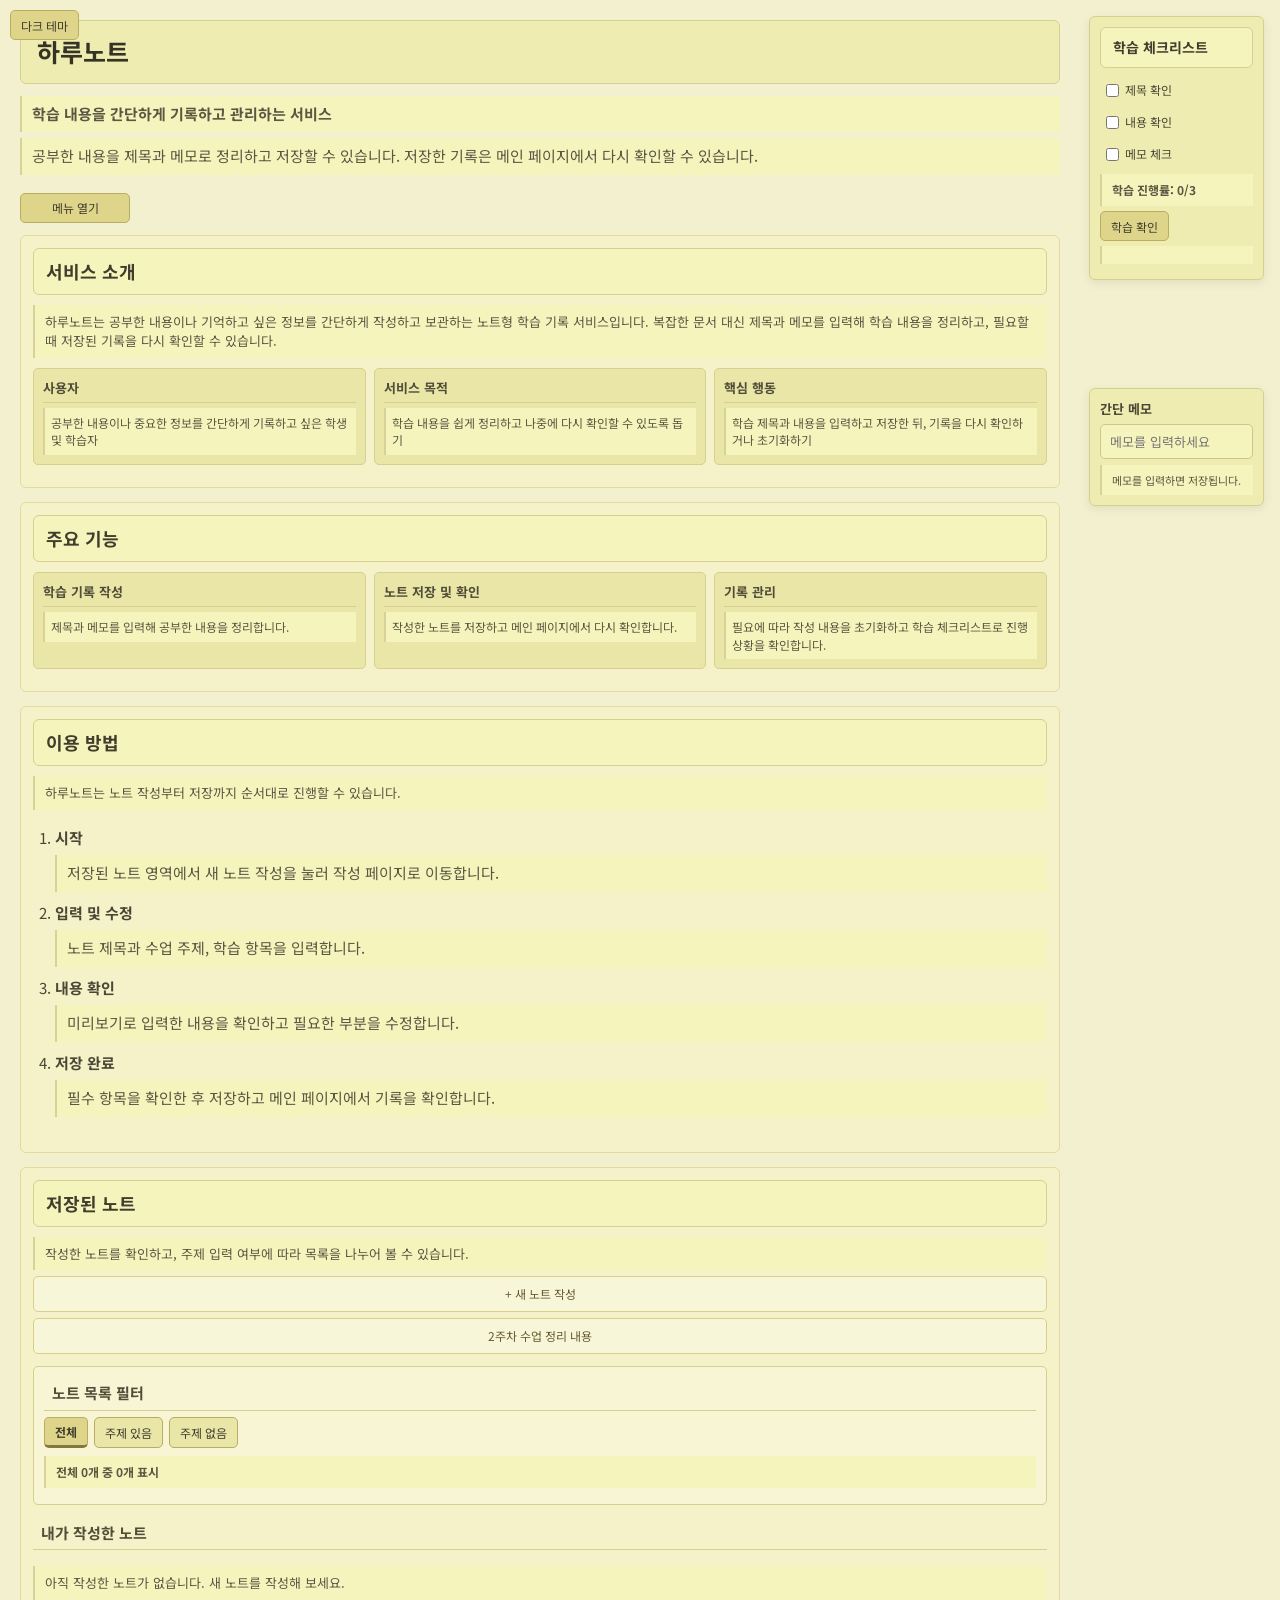
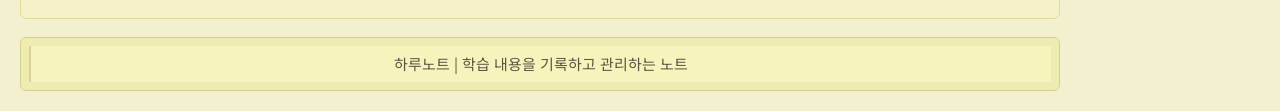
<file: index.html>
<!DOCTYPE html>
<html lang="ko">
<head>
    <meta charset="UTF-8">
    <meta name="viewport" content="width=device-width, initial-scale=1.0">
    <meta name="description" content="공부한 내용을 제목과 메모로 기록하고 관리하는 하루노트">
    <title>하루노트</title>
    <link rel="stylesheet" href="style.css">
    <script src="script.js" defer></script>
</head>
<body>
    <button type="button" id="themeButton" class="theme-button">다크 테마</button>

    <aside id="memoWidget">
        <label for="nickname">간단 메모</label>
        <input type="text" id="nickname" maxlength="10" placeholder="메모를 입력하세요">
        <p id="memoMessage" aria-live="polite">메모를 입력하면 저장됩니다.</p>
    </aside>

    <header>
        <div class="header-layout">
            <div class="header-intro">
                <h1 id="mainTitle">하루노트</h1>
                <p class="service-subtitle">학습 내용을 간단하게 기록하고 관리하는 서비스</p>
                <p>공부한 내용을 제목과 메모로 정리하고 저장할 수 있습니다. 저장한 기록은 메인 페이지에서 다시 확인할 수 있습니다.</p>
            </div>

            <section id="studyChecklist" aria-labelledby="checklistTitle">
                <h2 id="checklistTitle">학습 체크리스트</h2>
                <ul class="study-list">
                    <li><label class="study-item"><input type="checkbox" class="study-check" value="html"> 제목 확인</label></li>
                    <li><label class="study-item"><input type="checkbox" class="study-check" value="css"> 내용 확인</label></li>
                    <li><label class="study-item"><input type="checkbox" class="study-check" value="javascript"> 메모 체크</label></li>
                </ul>
                <p id="studyProgress" aria-live="polite">학습 진행률: 0/3</p>
                <button type="button" id="studyCompleteButton">학습 확인</button>
                <p id="studyCompleteMessage" aria-live="polite"></p>
            </section>
        </div>

        <nav class="main-nav" id="mainNav" aria-label="주요 메뉴">
            <button type="button" class="menu-toggle" id="menuToggle" aria-expanded="false" aria-controls="mainMenu">메뉴 열기</button>
            <ul class="main-menu" id="mainMenu">
                <li><a href="#serviceInfo">서비스 소개</a></li>
                <li><a href="#mainFeatures">주요 기능</a></li>
                <li><a href="#howToUse">이용 방법</a></li>
                <li><a href="#noteListSection">저장된 노트</a></li>
            </ul>
        </nav>
    </header>

    <main>
        <section id="serviceInfo">
            <h2>서비스 소개</h2>
            <p>하루노트는 공부한 내용이나 기억하고 싶은 정보를 간단하게 작성하고 보관하는 노트형 학습 기록 서비스입니다. 복잡한 문서 대신 제목과 메모를 입력해 학습 내용을 정리하고, 필요할 때 저장된 기록을 다시 확인할 수 있습니다.</p>
            <div class="feature-grid">
                <article class="feature-card"><h3>사용자</h3><p>공부한 내용이나 중요한 정보를 간단하게 기록하고 싶은 학생 및 학습자</p></article>
                <article class="feature-card"><h3>서비스 목적</h3><p>학습 내용을 쉽게 정리하고 나중에 다시 확인할 수 있도록 돕기</p></article>
                <article class="feature-card"><h3>핵심 행동</h3><p>학습 제목과 내용을 입력하고 저장한 뒤, 기록을 다시 확인하거나 초기화하기</p></article>
            </div>
        </section>

        <section id="mainFeatures">
            <h2>주요 기능</h2>
            <div class="feature-grid">
                <article class="feature-card"><h3>학습 기록 작성</h3><p>제목과 메모를 입력해 공부한 내용을 정리합니다.</p></article>
                <article class="feature-card"><h3>노트 저장 및 확인</h3><p>작성한 노트를 저장하고 메인 페이지에서 다시 확인합니다.</p></article>
                <article class="feature-card"><h3>기록 관리</h3><p>필요에 따라 작성 내용을 초기화하고 학습 체크리스트로 진행 상황을 확인합니다.</p></article>
            </div>
        </section>

        <section id="howToUse">
            <h2>이용 방법</h2>
            <p>하루노트는 노트 작성부터 저장까지 순서대로 진행할 수 있습니다.</p>
            <ol>
                <li><strong>시작</strong><p>저장된 노트 영역에서 새 노트 작성을 눌러 작성 페이지로 이동합니다.</p></li>
                <li><strong>입력 및 수정</strong><p>노트 제목과 수업 주제, 학습 항목을 입력합니다.</p></li>
                <li><strong>내용 확인</strong><p>미리보기로 입력한 내용을 확인하고 필요한 부분을 수정합니다.</p></li>
                <li><strong>저장 완료</strong><p>필수 항목을 확인한 후 저장하고 메인 페이지에서 기록을 확인합니다.</p></li>
            </ol>
        </section>

        <section id="noteListSection">
            <h2>저장된 노트</h2>
            <p>작성한 노트를 확인하고, 주제 입력 여부에 따라 목록을 나누어 볼 수 있습니다.</p>
            <div class="note-create-link"><a href="newnote.html">+ 새 노트 작성</a></div>
            <div class="note-create-link"><a href="week2.html">2주차 수업 정리 내용</a></div>
            <div class="note-filter-area">
                <h3>노트 목록 필터</h3>
                <div class="note-filters" role="group" aria-label="노트 주제 필터">
                    <button type="button" class="filter-button is-active" data-filter="all" aria-pressed="true">전체</button>
                    <button type="button" class="filter-button" data-filter="subject" aria-pressed="false">주제 있음</button>
                    <button type="button" class="filter-button" data-filter="no-subject" aria-pressed="false">주제 없음</button>
                </div>
                <p id="noteResultCount" class="result-count" aria-live="polite">전체 노트 0개</p>
            </div>
            <h3>내가 작성한 노트</h3>
            <div id="dynamicNoteList" class="note-list"></div>
            <p id="dynamicNoteMessage" aria-live="polite"></p>
        </section>
    </main>

    <footer><p>하루노트 | 학습 내용을 기록하고 관리하는 노트</p></footer>
</body>
</html>
</file>
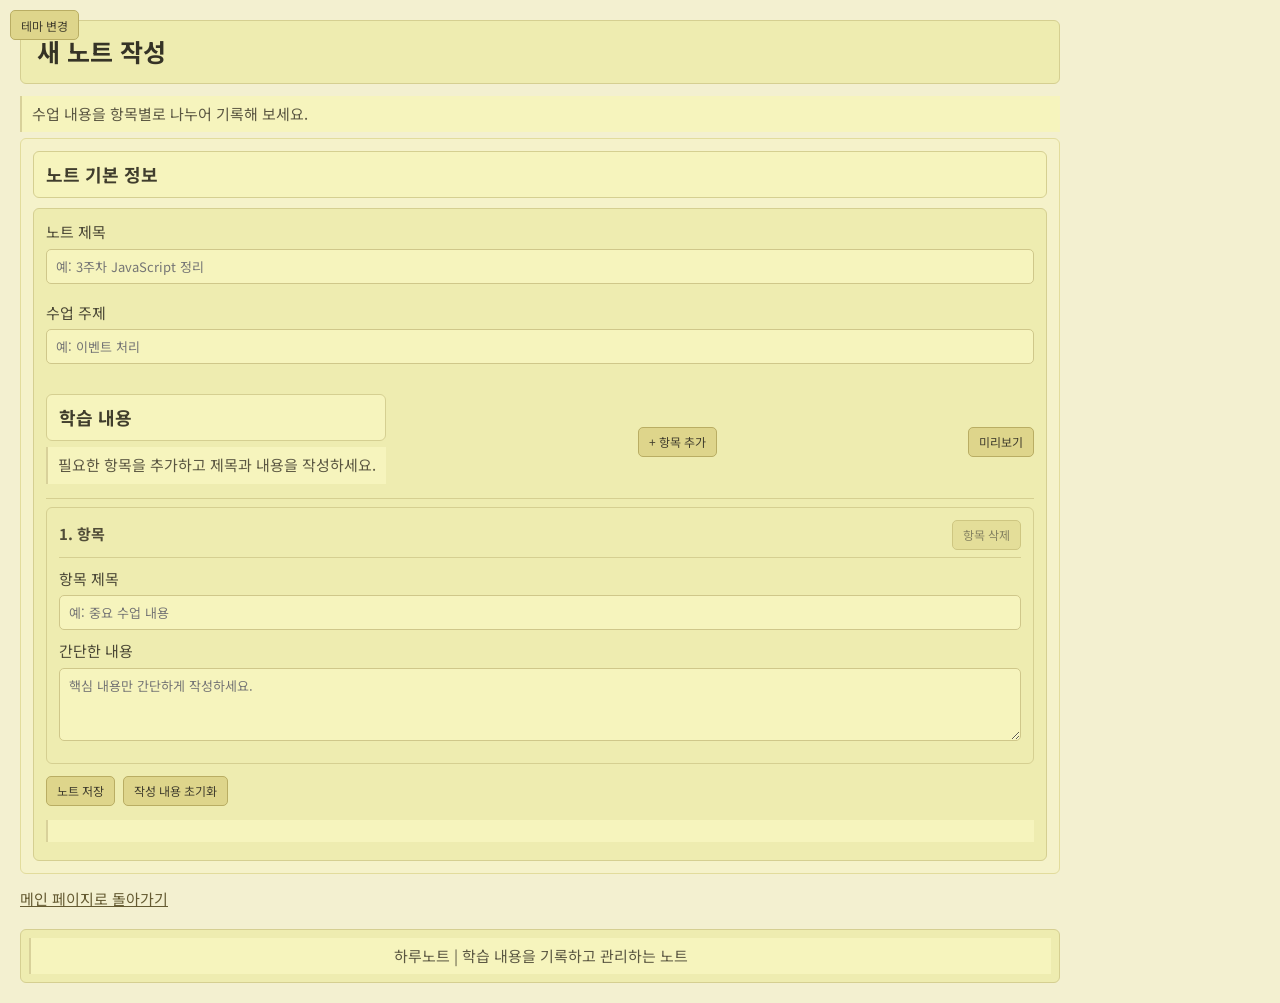
<file: newnote.html>
<!DOCTYPE html>
<html lang="ko">
<head>
    <meta charset="UTF-8">
    <meta name="viewport" content="width=device-width, initial-scale=1.0">
    <meta name="description" content="하루노트에서 수업 내용을 항목별로 정리합니다.">
    <title>새 노트 작성 | 하루노트</title>
    <link rel="stylesheet" href="style.css">
    <script src="script.js" defer></script>
    <script src="newnote.js" defer></script>
</head>
<body>
    <header>
        <button type="button" id="themeButton" class="theme-button">테마 변경</button>
        <h1>새 노트 작성</h1>
        <p>수업 내용을 항목별로 나누어 기록해 보세요.</p>
    </header>

    <main>
        <section id="newNoteSection">
            <h2>노트 기본 정보</h2>

            <form id="newNoteForm">
                <div class="form-group">
                    <label for="noteTitle">노트 제목</label>
                    <input
                        type="text"
                        id="noteTitle"
                        maxlength="60"
                        placeholder="예: 3주차 JavaScript 정리"
                        required
                    >
                </div>

                <div class="form-group">
                    <label for="noteSubject">수업 주제</label>
                    <input
                        type="text"
                        id="noteSubject"
                        maxlength="60"
                        placeholder="예: 이벤트 처리"
                    >
                </div>

                <div class="note-section-heading">
                    <div>
                        <h2>학습 내용</h2>
                        <p>필요한 항목을 추가하고 제목과 내용을 작성하세요.</p>
                    </div>
                    <button type="button" id="addSectionButton">
                        + 항목 추가
                    </button>

                     <button type="button" id="previewButton">
            미리보기
        </button>
                </div>

                <div id="noteSections">
                    <article class="note-section-item">
                        <div class="note-section-item-header">
                            <h3 class="section-number">1. 항목</h3>
                            <button
                                type="button"
                                class="delete-section-button"
                            >
                                항목 삭제
                            </button>
                        </div>

                        <div class="form-group">
                            <label class="section-title-label">항목 제목</label>
                            <input
                                type="text"
                                class="section-title"
                                maxlength="80"
                                placeholder="예: 중요 수업 내용"
                                required
                            >
                        </div>

                        <div class="form-group">
    <label class="section-content-label">간단한 내용</label>
    <textarea
        class="section-content"
        rows="3"
        maxlength="1000"
        placeholder="핵심 내용만 간단하게 작성하세요."
        required
    ></textarea>
</div>
                    </article>
                </div>

                <div class="form-buttons">
                    <button type="submit" id="newNoteSaveButton">
                        노트 저장
                    </button>
                    <button type="reset" id="newNoteResetButton">
                        작성 내용 초기화
                    </button>
                </div>

                <p id="newNoteMessage" aria-live="polite"></p>
            </form>
        </section>

        <nav aria-label="페이지 이동">
            <a href="index.html">메인 페이지로 돌아가기</a>
        </nav>
    </main>

    <footer>
        <p>하루노트 | 학습 내용을 기록하고 관리하는 노트</p>
    </footer>
</body>
</html>
</file>
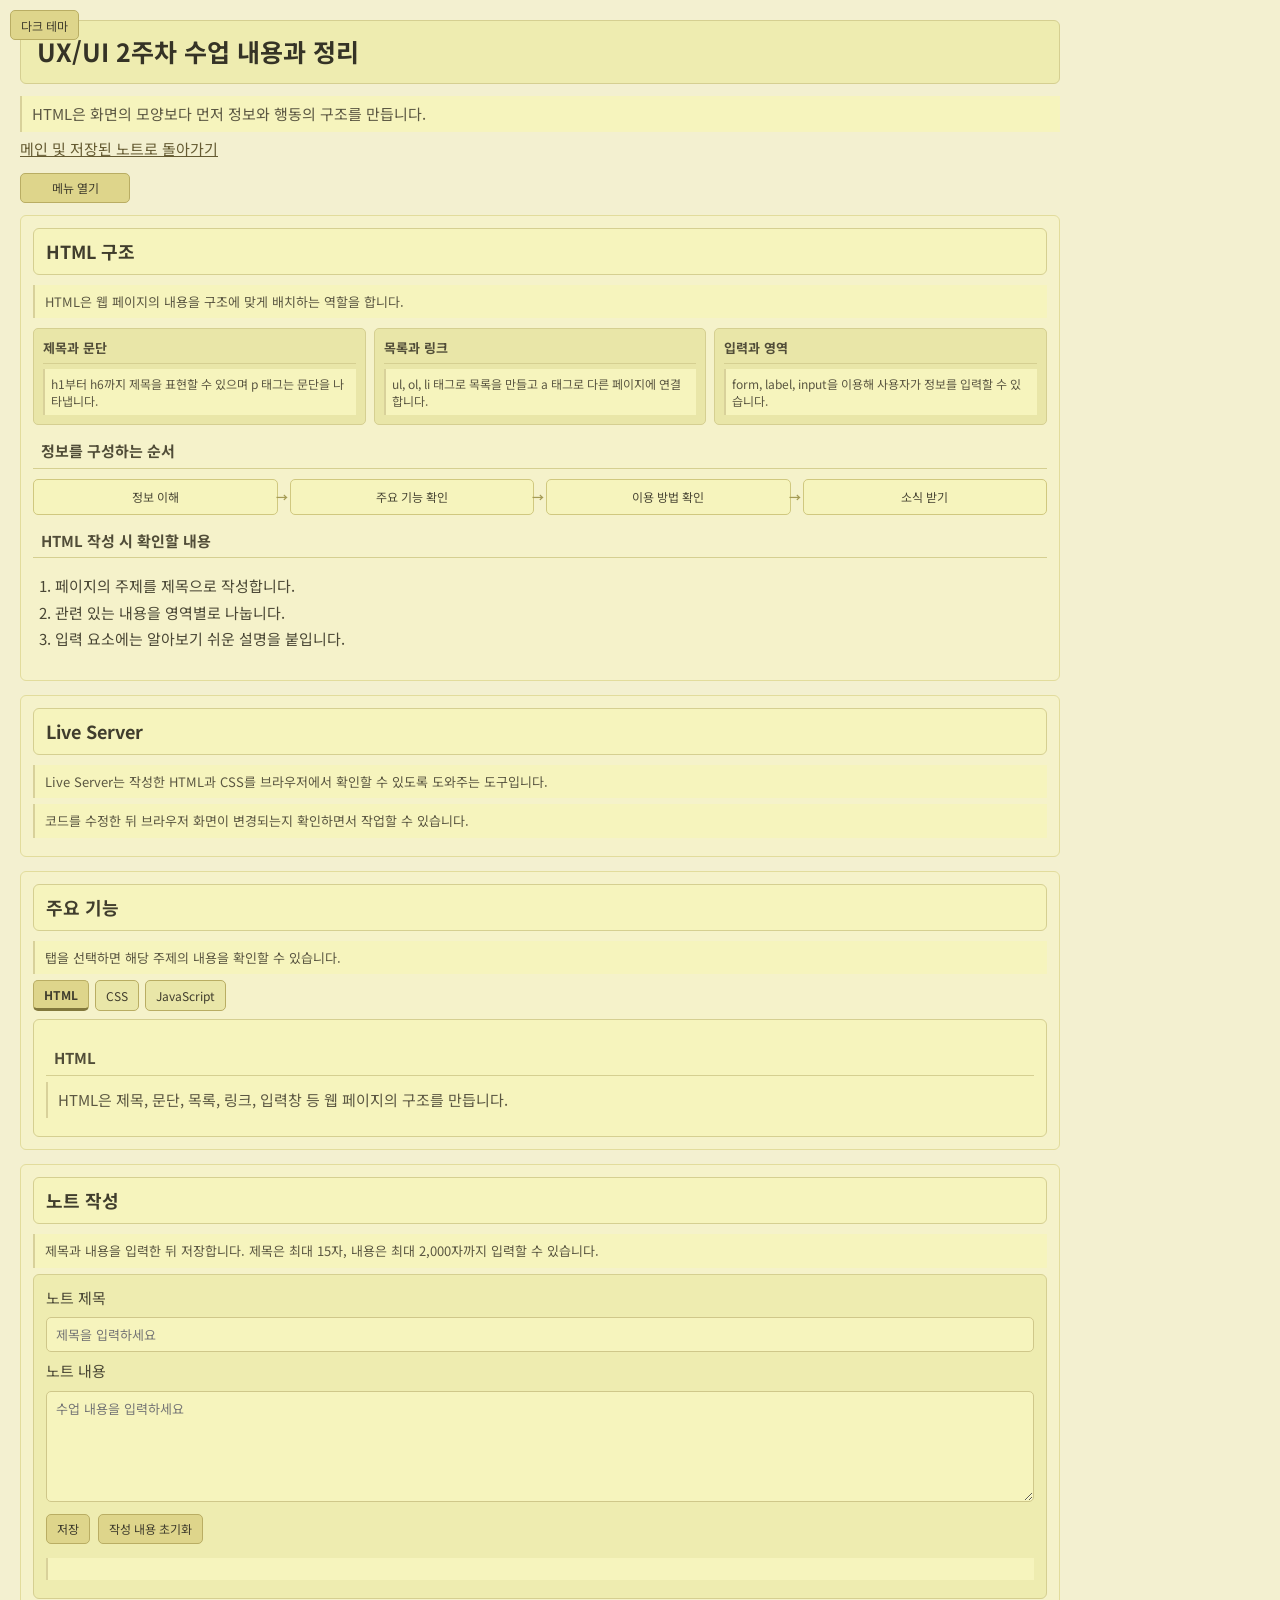
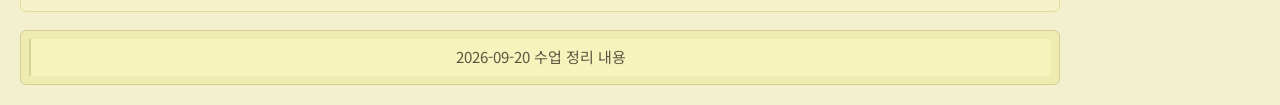
<file: week2.html>
<!DOCTYPE html>
<html lang="ko">
<head>
    <meta charset="UTF-8">
    <meta name="viewport" content="width=device-width, initial-scale=1.0">
    <meta name="description" content="UX/UI 2주차 수업 정리와 학습 노트 작성">
    <title>UX/UI 2주차 수업 내용과 정리</title>
    <link rel="stylesheet" href="style.css">
    <script src="week2.js" defer></script>
</head>
<body>
    <button type="button" id="themeButton" class="theme-button">다크 테마</button>
    <header>
        <div class="header-intro">
            <h1 id="mainTitle">UX/UI 2주차 수업 내용과 정리</h1>
            <p>HTML은 화면의 모양보다 먼저 정보와 행동의 구조를 만듭니다.</p>
            <a href="index.html">메인 및 저장된 노트로 돌아가기</a>
        </div>
        <nav class="main-nav" id="mainNav" aria-label="주요 메뉴">
            <button type="button" class="menu-toggle" id="menuToggle" aria-expanded="false" aria-controls="mainMenu">메뉴 열기</button>
            <ul class="main-menu" id="mainMenu">
                <li><a href="#html">HTML 구조</a></li>
                <li><a href="#server">Live Server</a></li>
                <li><a href="#features">주요 기능</a></li>
                <li><a href="#form">노트 작성</a></li>
            </ul>
        </nav>
    </header>
    <main>
        <section id="html">
            <h2>HTML 구조</h2>
            <p>HTML은 웹 페이지의 내용을 구조에 맞게 배치하는 역할을 합니다.</p>
            <div class="feature-grid">
                <article class="feature-card"><h3>제목과 문단</h3><p>h1부터 h6까지 제목을 표현할 수 있으며 p 태그는 문단을 나타냅니다.</p></article>
                <article class="feature-card"><h3>목록과 링크</h3><p>ul, ol, li 태그로 목록을 만들고 a 태그로 다른 페이지에 연결합니다.</p></article>
                <article class="feature-card"><h3>입력과 영역</h3><p>form, label, input을 이용해 사용자가 정보를 입력할 수 있습니다.</p></article>
            </div>
            <h3>정보를 구성하는 순서</h3>
            <ul class="flow-list"><li>정보 이해</li><li>주요 기능 확인</li><li>이용 방법 확인</li><li>소식 받기</li></ul>
            <h3>HTML 작성 시 확인할 내용</h3>
            <ol><li>페이지의 주제를 제목으로 작성합니다.</li><li>관련 있는 내용을 영역별로 나눕니다.</li><li>입력 요소에는 알아보기 쉬운 설명을 붙입니다.</li></ol>
        </section>
        <section id="server"><h2>Live Server</h2><p>Live Server는 작성한 HTML과 CSS를 브라우저에서 확인할 수 있도록 도와주는 도구입니다.</p><p>코드를 수정한 뒤 브라우저 화면이 변경되는지 확인하면서 작업할 수 있습니다.</p></section>
        <section id="features">
            <h2>주요 기능</h2><p>탭을 선택하면 해당 주제의 내용을 확인할 수 있습니다.</p>
            <div class="tabs" role="tablist" aria-label="학습 내용 선택">
                <button type="button" class="tab is-active" id="tab-html" role="tab" aria-selected="true" aria-controls="panel-html" data-target="panel-html">HTML</button>
                <button type="button" class="tab" id="tab-css" role="tab" aria-selected="false" aria-controls="panel-css" data-target="panel-css" tabindex="-1">CSS</button>
                <button type="button" class="tab" id="tab-js" role="tab" aria-selected="false" aria-controls="panel-js" data-target="panel-js" tabindex="-1">JavaScript</button>
            </div>
            <div id="panel-html" class="panel" role="tabpanel" aria-labelledby="tab-html"><h3>HTML</h3><p>HTML은 제목, 문단, 목록, 링크, 입력창 등 웹 페이지의 구조를 만듭니다.</p></div>
            <div id="panel-css" class="panel" role="tabpanel" aria-labelledby="tab-css" hidden><h3>CSS</h3><p>CSS는 색상, 글꼴, 여백, 배치, 반응형 화면 등 웹 페이지의 디자인을 담당합니다.</p></div>
            <div id="panel-js" class="panel" role="tabpanel" aria-labelledby="tab-js" hidden><h3>JavaScript</h3><p>JavaScript는 버튼 클릭, 입력값 확인, 화면 변경과 같은 동작을 처리합니다.</p></div>
        </section>
        <section id="form">
            <h2>노트 작성</h2><p>제목과 내용을 입력한 뒤 저장합니다. 제목은 최대 15자, 내용은 최대 2,000자까지 입력할 수 있습니다.</p>
            <form id="noteForm">
                <label for="title">노트 제목</label><input type="text" id="title" maxlength="15" placeholder="제목을 입력하세요" required>
                <label for="noteContent">노트 내용</label><textarea id="noteContent" rows="5" maxlength="2000" placeholder="수업 내용을 입력하세요" required></textarea>
                <div class="form-buttons"><button type="submit" id="saveButton">저장</button><button type="button" id="resetButton">작성 내용 초기화</button></div>
                <p id="saveMessage" aria-live="polite"></p>
            </form>
        </section>
    </main>
    <footer><p>2026-09-20 수업 정리 내용</p></footer>
</body>
</html>
</file>
<file: style.css>
@import url("https://fonts.googleapis.com/css2?family=Noto+Sans+KR:wght@400;500;700&display=swap");
*{box-sizing:border-box}html{scroll-behavior:smooth;scroll-padding-top:16px}body{margin:0;padding:20px;padding-right:220px;color:#4a4735;font-family:"Noto Sans KR",sans-serif;font-size:15px;line-height:1.5;background:#f3f0d0}header,main,footer{width:100%;max-width:1100px;margin:0 auto}h1,h2,h3,h4,p{overflow-wrap:anywhere}h1{margin:0 0 12px;padding:12px 16px;border:1px solid #d5cf91;border-radius:6px;background:#eeecb0;color:#353326;font-size:25px}h2{margin:0 0 10px;padding:9px 12px;border:1px solid #d5cf91;border-radius:6px;background:#f6f4bd;color:#403d2d;font-size:18px}h3{margin:10px 0 6px;padding:5px 8px;border-bottom:1px solid #d5cf91;color:#514d38;font-size:15px}h4{margin:0 0 6px;color:#403d2d}p{margin:6px 0;padding:7px 10px;border-left:2px solid #d8d19a;background:#f6f4bd;color:#5b5742}a{color:#655b32}a:focus-visible,button:focus-visible,input:focus-visible,textarea:focus-visible{outline:2px solid #8b8040;outline-offset:2px}.header-layout{display:flex;align-items:flex-start;justify-content:space-between;gap:14px}.header-intro{flex:1;min-width:0}.service-subtitle{margin-bottom:6px;font-size:15px;font-weight:700}main{min-width:0}main>section{margin-bottom:14px;padding:12px;border:1px solid #e2dc9c;border-radius:6px;background:rgb(246 244 189 / 35%)}main>section>p{font-size:13px}.feature-grid{display:grid;grid-template-columns:repeat(3,minmax(0,1fr));gap:8px;margin:10px 0}.feature-card{min-width:0;margin:0;padding:9px;border:1px solid #d5cf91;border-radius:5px;background:#e9e6a8;color:#5b5742}.feature-card h3{margin:0 0 5px;padding:0 0 5px;font-size:13px}.feature-card p{margin:0;padding:6px;font-size:12px;line-height:1.45}.flow-list{display:flex;align-items:stretch;gap:12px;list-style:none;padding:0;margin:10px 0}.flow-list li{position:relative;flex:1;min-width:0;padding:8px;border:1px solid #d0c87f;border-radius:5px;background:#f6f4bd;text-align:center;font-size:12px}.flow-list li:not(:last-child):after{content:"→";position:absolute;right:-11px;top:50%;transform:translateY(-50%);color:#a59b55;font-weight:700}ol:not(.flow-list){padding-left:22px}ol:not(.flow-list) li{padding:2px 0}#studyChecklist{position:fixed;top:16px;right:16px;z-index:1000;width:175px;max-height:40vh;overflow-y:auto;padding:10px;border:1px solid #d5cf91;border-radius:6px;background:#eeecb0;box-shadow:0 3px 10px rgb(74 71 53 / 10%)}#studyChecklist h2{margin:0 0 8px;font-size:14px}.study-list{list-style:none;padding:0;margin:6px 0}.study-list li{margin:4px 0;padding:5px 6px;border-radius:4px}.study-item{display:flex;align-items:center;gap:6px;margin:0;font-size:12px;cursor:pointer}.study-item input{flex:0 0 auto;width:auto;margin:0}#studyProgress,#studyCompleteMessage{margin:5px 0;font-size:12px}#studyProgress{font-weight:700}.theme-button{position:fixed;top:10px;left:10px;z-index:1100}#memoWidget{position:fixed;top:calc(16px + 40vh + 12px);right:16px;z-index:900;width:175px;max-height:35vh;overflow-y:auto;padding:10px;border:1px solid #d5cf91;border-radius:6px;background:#eeecb0;box-shadow:0 3px 10px rgb(74 71 53 / 10%)}#memoWidget label{display:block;margin-bottom:5px;font-size:13px;font-weight:700}#memoWidget p{margin-bottom:0;font-size:11px}button{min-height:30px;padding:5px 10px;border:1px solid #b9ad63;border-radius:5px;background:#ded58b;color:#403d2d;font-family:inherit;font-size:12px;cursor:pointer}button:hover:not(:disabled){background:#d3c879}button:disabled{opacity:.6;cursor:not-allowed}input,textarea,select{width:100%;min-width:0;padding:7px 9px;border:1px solid #cfc78a;border-radius:5px;background:#f6f4bd;color:#403d2d;font-family:inherit;font-size:13px}input[type=checkbox]{accent-color:#82783d}textarea{resize:vertical}#noteForm,#newNoteForm{display:flex;flex-direction:column;gap:8px;padding:12px;border:1px solid #d5cf91;border-radius:6px;background:#eeecb0}.form-group{display:flex;flex-direction:column;gap:5px}.form-buttons{display:flex;flex-wrap:wrap;gap:8px;margin-top:4px}#saveMessage,#newNoteMessage,#memoMessage,#studyCompleteMessage,#noteListMessage,#dynamicNoteMessage{min-height:1.5em;overflow-wrap:anywhere}#saveMessage.is-saved,.is-saved{background:#e9edcf;color:#40543b;font-weight:700}.is-error{background:#f4e5bd;color:#76502c;font-weight:700}.note-list{display:grid;grid-template-columns:repeat(auto-fit,minmax(220px,1fr));gap:8px;padding:0;margin:8px 0;list-style:none}.note-item{min-width:0;padding:10px;border:1px solid #d5cf91;border-radius:5px;background:#e9e6a8;color:#5b5742}.note-item h4{font-size:14px}.note-item p{white-space:pre-wrap;font-size:12px}.note-item small{display:block;margin-top:6px;font-size:11px}.note-create-link{margin-top:6px;padding:8px 10px;border:1px solid #d8d08a;border-radius:5px;background:rgb(255 255 255 / 25%);text-align:center}.note-create-link a{display:block;color:#655b32;font-size:12px;text-decoration:none}.note-create-link a:hover{text-decoration:underline}.tabs,.note-filters{display:flex;flex-wrap:wrap;gap:6px;margin-bottom:8px}.tab,.filter-button{background:#e9e6a8}.tab.is-active,.filter-button.is-active{border-bottom:3px solid #82783d;background:#ded58b;font-weight:700}.panel{padding:12px;border:1px solid #d5cf91;border-radius:6px;background:#f6f4bd}.panel[hidden],[hidden]{display:none!important}footer{margin-top:18px;padding:8px;border:1px solid #d5cf91;border-radius:6px;background:#eeecb0;text-align:center}footer p{margin:0}
/* 메뉴 탐색: PC와 모바일 모두 버튼으로 열고 닫기 */
.main-nav{display:block;margin:12px auto}.menu-toggle{display:block;width:max-content;min-width:110px;margin-bottom:6px;text-align:center}.main-menu{display:none;flex-wrap:wrap;gap:8px;list-style:none;padding:0;margin:0}.main-nav.is-open .main-menu{display:flex}.main-menu li{flex:1;min-width:0}.main-menu a{display:block;padding:7px 9px;border:1px solid #d5cf91;border-radius:5px;background:#e9e6a8;color:#5b5742;text-align:center;text-decoration:none;font-size:13px}.main-menu a:hover{background:#ded58b}.main-menu a.is-current,.main-menu a[aria-current=location]{border-color:#82783d;background:#d9d18a;font-weight:700;box-shadow:inset 0 -3px #82783d}.note-filter-area{margin:12px 0;padding:10px;border:1px solid #d5cf91;border-radius:5px;background:rgb(255 255 255 / 18%)}.note-filter-area h3{margin-top:0}.result-count{font-size:12px;font-weight:700}.saved-note-sections{padding-left:20px}.saved-note-sections li{margin:6px 0}.saved-note-sections p{margin:3px 0}
/* 새 노트 항목 */
#newNoteSection{min-width:0}.note-section-heading{display:flex;align-items:center;justify-content:space-between;flex-wrap:wrap;gap:10px;margin-top:12px;padding-bottom:8px;border-bottom:1px solid #d5cf91}.note-section-heading h2{margin:0}#noteSections{display:flex;flex-direction:column;gap:12px}.note-section-item{min-width:0;padding:12px;border:1px solid #d5cf91;border-radius:6px;background:#eeecb0}.note-section-item-header{display:flex;align-items:center;justify-content:space-between;gap:8px;margin-bottom:10px;padding-bottom:7px;border-bottom:1px solid #d5cf91}.note-section-item-header h3{margin:0;padding:0;border:0}.note-section-actions{display:flex;flex-wrap:wrap;gap:6px}#newNoteForm .form-group{margin-bottom:10px}#newNoteForm .field-help,#newNoteForm .field-count{display:inline-block;margin-top:5px;color:#6c684f;font-size:.85rem}#newNoteForm .field-count{float:right}#newNoteForm .field-feedback{min-height:1.2em;margin:4px 0 0;color:#a33b2e;font-size:.88rem}#newNoteForm .field-feedback:empty{display:none}#newNoteForm [aria-invalid=true]{border:2px solid #b84a3a}#newNoteForm .form-status{min-height:1.5em;margin-top:10px;font-weight:700}
/* 다크 테마 */
body.dark{background:#20212a;color:#f4f4f8}body.dark h1,body.dark footer,body.dark #studyChecklist,body.dark #memoWidget,body.dark #noteForm,body.dark #newNoteForm,body.dark .note-section-item{border-color:#50515f;background:#2d2e38;color:#f4f4f8}body.dark h2,body.dark p,body.dark .panel{border-color:#50515f;background:#2d2e38;color:#f4f4f8}body.dark h3,body.dark h4{color:#f4f4f8}body.dark main>section{border-color:#50515f;background:rgb(45 46 56 / 45%)}body.dark .main-menu a,body.dark .feature-card,body.dark .note-item,body.dark .flow-list li,body.dark .note-create-link,body.dark .note-filter-area{border-color:#50515f;background:#363744;color:#f4f4f8}body.dark button,body.dark .tab,body.dark .filter-button{border-color:#50515f;background:#363744;color:#f4f4f8}body.dark button:hover:not(:disabled),body.dark .tab.is-active,body.dark .filter-button.is-active,body.dark .main-menu a.is-current{background:#48495a}body.dark input,body.dark textarea,body.dark select{border-color:#50515f;background:#20212a;color:#f4f4f8}body.dark .note-create-link a{color:#f4f4f8}body.dark .note-section-item-header{border-color:#50515f}body.dark .field-help,body.dark .field-count{color:#d2cfb8!important}
@media(max-width:768px){body{padding:16px}.header-layout{flex-direction:column}.feature-grid,.note-list{grid-template-columns:1fr}#studyChecklist,#memoWidget{position:static;width:100%;max-height:none;overflow:visible;margin:12px 0}.menu-toggle{width:100%;text-align:left}.main-menu{flex-direction:column;gap:6px;margin-top:6px}.main-nav.is-open .main-menu{display:flex}.main-menu li{width:100%}.flow-list{flex-direction:column;gap:14px}.flow-list li{width:100%}.flow-list li:not(:last-child):after{content:"↓";top:auto;right:50%;bottom:-15px;transform:translateX(50%)}.note-section-heading{align-items:stretch;flex-direction:column}.note-section-actions,.form-buttons{width:100%}.note-section-actions button,.form-buttons button{flex:1 1 100%}}
@media(max-width:390px){body{padding:12px}h1{padding:10px 12px;font-size:22px}h2{font-size:16px}main>section{padding:9px}}
</file>
